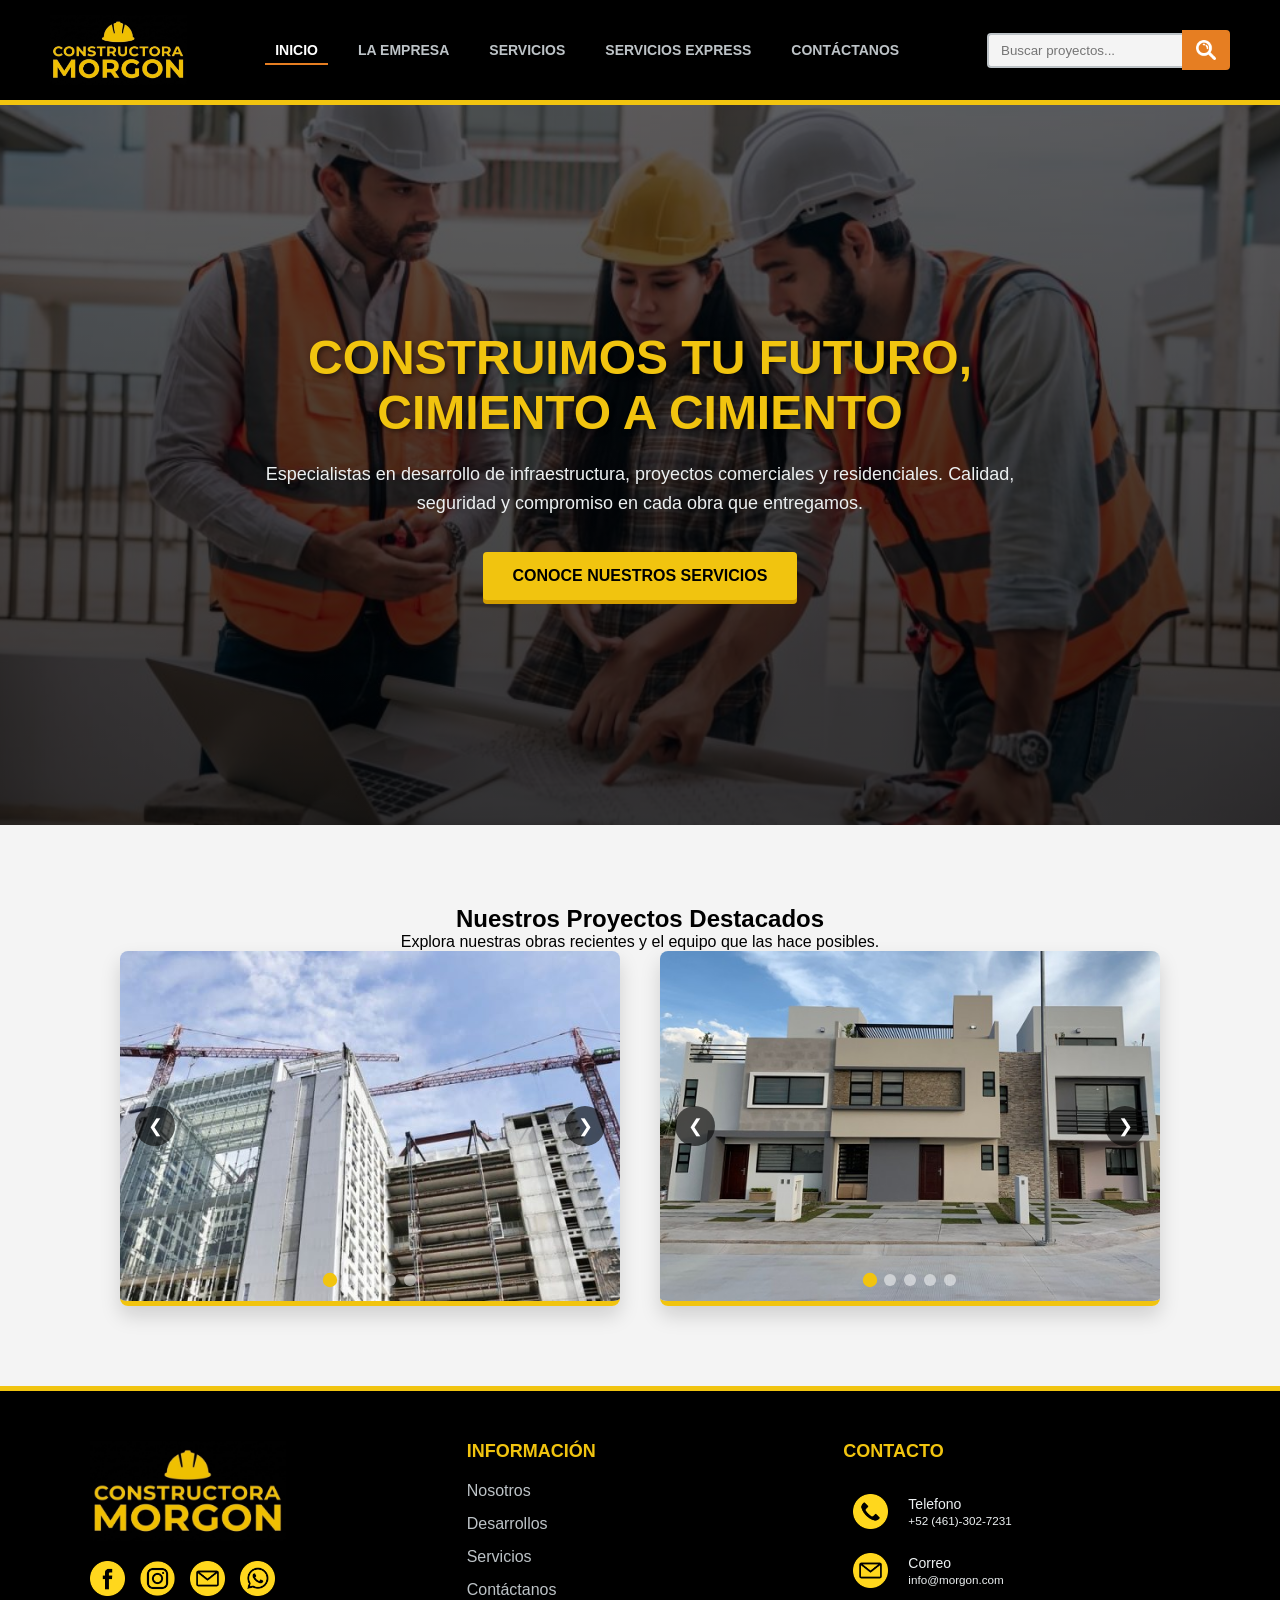
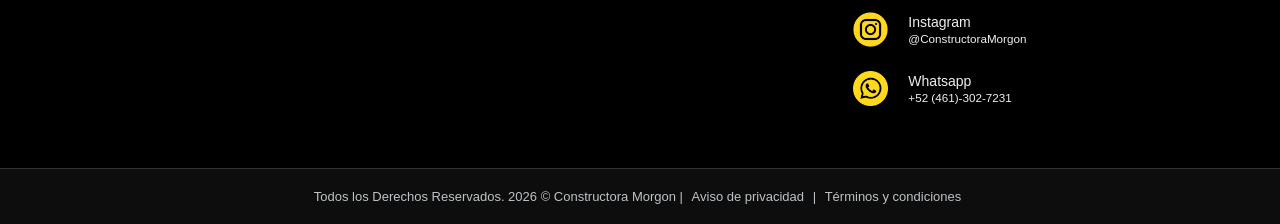
<file: index.html>
<!-- Declaración del tipo de documento para HTML5 -->
<!DOCTYPE html>
<html lang="es">
<head>
    <!-- Configuraciones básicas de codificación, responsividad y estilos -->
    <meta charset="UTF-8">
    <meta name="viewport" content="width=device-width, initial-scale=1.0">
    <title>Inicio | Constructora Morgon</title>
    <link rel="stylesheet" href="css/global.css">
    <link rel="stylesheet" href="css/index.css">
</head>
<body>

    <!-- ENCABEZADO: Contiene el logo, la navegación y la barra de búsqueda -->
    <header class="header">
        <!-- Logo de la empresa -->
        <div class="logo">
            <img src="img/principal/logo.jpg" alt="Constructora Morgon" class="logo-img">
        </div>
        
        <!-- Menú de navegación principal -->
        <nav class="navbar">
            <ul>
                <li><a href="index.html" class="active">Inicio</a></li>
                <li><a href="empresa.html">La Empresa</a></li>
                <li><a href="servicios.html">Servicios</a></li>
                <li><a href="serviciosExpress.html">Servicios Express</a></li>
                <li><a href="contacto.html">Contáctanos</a></li>
            </ul>
        </nav>

        <!-- Barra y botón de búsqueda -->
        <div class="search-container">
            <input type="search" placeholder="Buscar proyectos..." class="search-bar">
            <button class="search-btn">
                <img src="iconos/lupa.png" alt="Buscar" class="search-icon-img">
            </button>
        </div>
    </header>

    <!-- CONTENIDO PRINCIPAL: La información que destaca en la página de inicio -->
    <main class="main-index">
        
        <!-- Sección Hero: Banner a pantalla completa con el mensaje principal y botón de acción -->
        <section class="hero-full">
            <div class="hero-content">
                <h2>Construimos tu futuro, cimiento a cimiento</h2>
                <p>Especialistas en desarrollo de infraestructura, proyectos comerciales y residenciales. Calidad, seguridad y compromiso en cada obra que entregamos.</p>
                <a href="servicios.html" class="cta-button">Conoce nuestros servicios</a>
            </div>
        </section>

        <!-- Sección de Proyectos: Muestra los carruseles con imágenes destacadas -->
        <section class="carousels-section">
            <div class="page-container">
                <div class="section-title text-center">
                    
                    <h2>Nuestros Proyectos Destacados</h2>
                    <p>Explora nuestras obras recientes y el equipo que las hace posibles.</p>
                </div>

                <div class="carousels-wrapper">
                    
                    <!-- Primer carrusel de imágenes -->
                    <div class="carousel-container">
                        <div class="carousel-track" id="track1">
                            <img src="img/banner1/banner1.1.jpg" class="carousel-slide active" alt="banner1">
                            <img src="img/banner1/banner1.2.jpg" class="carousel-slide" alt="banner1">
                            <img src="img/banner1/banner1.3.jpg" class="carousel-slide" alt="banner1">
                            <img src="img/banner1/banner1.4.jpg" class="carousel-slide" alt="banner1">
                            <img src="img/banner1/banner1.5.jpg" class="carousel-slide" alt="banner1">
                        </div>
                        <!-- Botones de control (Anterior/Siguiente) -->
                        <button class="carousel-btn prev" onclick="moveSlide('track1', 'dots1', -1)">&#10094;</button>
                        <button class="carousel-btn next" onclick="moveSlide('track1', 'dots1', 1)">&#10095;</button>
                        <!-- Indicadores (Puntitos para saltar a una imagen específica) -->
                        <div class="carousel-indicators" id="dots1">
                            <span class="dot active" onclick="jumpToSlide('track1', 'dots1', 0)"></span>
                            <span class="dot" onclick="jumpToSlide('track1', 'dots1', 1)"></span>
                            <span class="dot" onclick="jumpToSlide('track1', 'dots1', 2)"></span>
                            <span class="dot" onclick="jumpToSlide('track1', 'dots1', 3)"></span>
                            <span class="dot" onclick="jumpToSlide('track1', 'dots1', 4)"></span>
                        </div>
                    </div>

                    <!-- Segundo carrusel de imágenes -->
                    <div class="carousel-container">
                        <div class="carousel-track" id="track2">
                            <img src="img/banner2/banner2.1.jpg" class="carousel-slide active" alt="banner2">
                            <img src="img/banner2/banner2.2.jpg" class="carousel-slide" alt="banner2">
                            <img src="img/banner2/banner2.3.jpg" class="carousel-slide" alt="banner2">
                            <img src="img/banner2/banner2.4.jpg" class="carousel-slide" alt="banner2">
                            <img src="img/banner2/banner2.5.jpg" class="carousel-slide" alt="banner2">
                        </div>
                        <!-- Botones de control (Anterior/Siguiente) -->
                        <button class="carousel-btn prev" onclick="moveSlide('track2', 'dots2', -1)">&#10094;</button>
                        <button class="carousel-btn next" onclick="moveSlide('track2', 'dots2', 1)">&#10095;</button>
                        <!-- Indicadores (Puntitos para saltar a una imagen específica) -->
                        <div class="carousel-indicators" id="dots2">
                            <span class="dot active" onclick="jumpToSlide('track2', 'dots2', 0)"></span>
                            <span class="dot" onclick="jumpToSlide('track2', 'dots2', 1)"></span>
                            <span class="dot" onclick="jumpToSlide('track2', 'dots2', 2)"></span>
                            <span class="dot" onclick="jumpToSlide('track2', 'dots2', 3)"></span>
                            <span class="dot" onclick="jumpToSlide('track2', 'dots2', 4)"></span>
                        </div>
                    </div>

                </div>
            </div>
        </section>

    </main> 

    <!-- PIE DE PÁGINA: Enlaces, redes sociales e información de contacto -->
    <footer class="footer">
        <div class="footer-container">
            
            <!-- Columna 1: Logo corporativo y redes sociales -->
            <div class="footer-col logo-col">
                <img src="img/principal/logo.jpg" alt="Constructora Morgon" class="footer-logo-img">
                <div class="social-links">
                    <a href="#" class="social-icon"><img src="iconos/facebook.png" alt="facebook"></a>
                    <a href="#" class="social-icon"><img src="iconos/instagram.png" alt="instagram"></a>
                    <a href="#" class="social-icon"><img src="iconos/email.png" alt="email"></a>
                    <a href="#" class="social-icon"><img src="iconos/whatsapp.png" alt="whatsapp"></a>
                </div>
            </div>

            <!-- Columna 2: Enlaces rápidos de navegación -->
            <div class="footer-col links-col">
                <h3>Información</h3>
                <ul>
                    <li><a href="empresa.html">Nosotros</a></li>
                    <li><a href="servicios.html">Desarrollos</a></li>
                    <li><a href="servicios.html">Servicios</a></li>
                    <li><a href="contacto.html">Contáctanos</a></li>
                </ul>
            </div>

            <!-- Columna 3: Tabla con detalles de contacto directo -->
            <div class="footer-col contact-col">
                <h3>Contacto</h3>
                <table class="contact-table">
                    <tr>
                        <td class="icon-cell"><img src="iconos/telefono.png" alt="Tel" class="contact-icon-img"></td>
                        <td>Telefono <br><small>+52 (461)-302-7231</small></td>
                    </tr>
                    <tr>
                        <td class="icon-cell"><img src="iconos/email.png" alt="Email" class="contact-icon-img"></td>
                        <td>Correo <br><small>info@morgon.com</small></td>
                    </tr>
                    <tr>
                        <td class="icon-cell"><img src="iconos/instagram.png" alt="Instagram" class="contact-icon-img"></td>
                        <td>Instagram <br><small>@ConstructoraMorgon</small></td>
                    </tr>
                    <tr>
                        <td class="icon-cell"><img src="iconos/whatsapp.png" alt="Tel" class="contact-icon-img"></td>
                        <td>Whatsapp <br><small>+52 (461)-302-7231</small></td>
                    </tr>
                </table>
            </div>
            
        </div>

        <!-- Barra final del pie de página con derechos reservados y legales -->
        <div class="footer-bottom">
            <p>Todos los Derechos Reservados. 2026 &copy; Constructora Morgon | <a href="#">Aviso de privacidad</a> | <a href="#">Términos y condiciones</a></p>
        </div>
    </footer>

    <!-- Enlace al archivo de JavaScript para darle funcionalidad a los carruseles -->
    <script src="funciones/index.js"></script>
    <script src="funciones/global.js"></script>
</body>
</html>
</file>
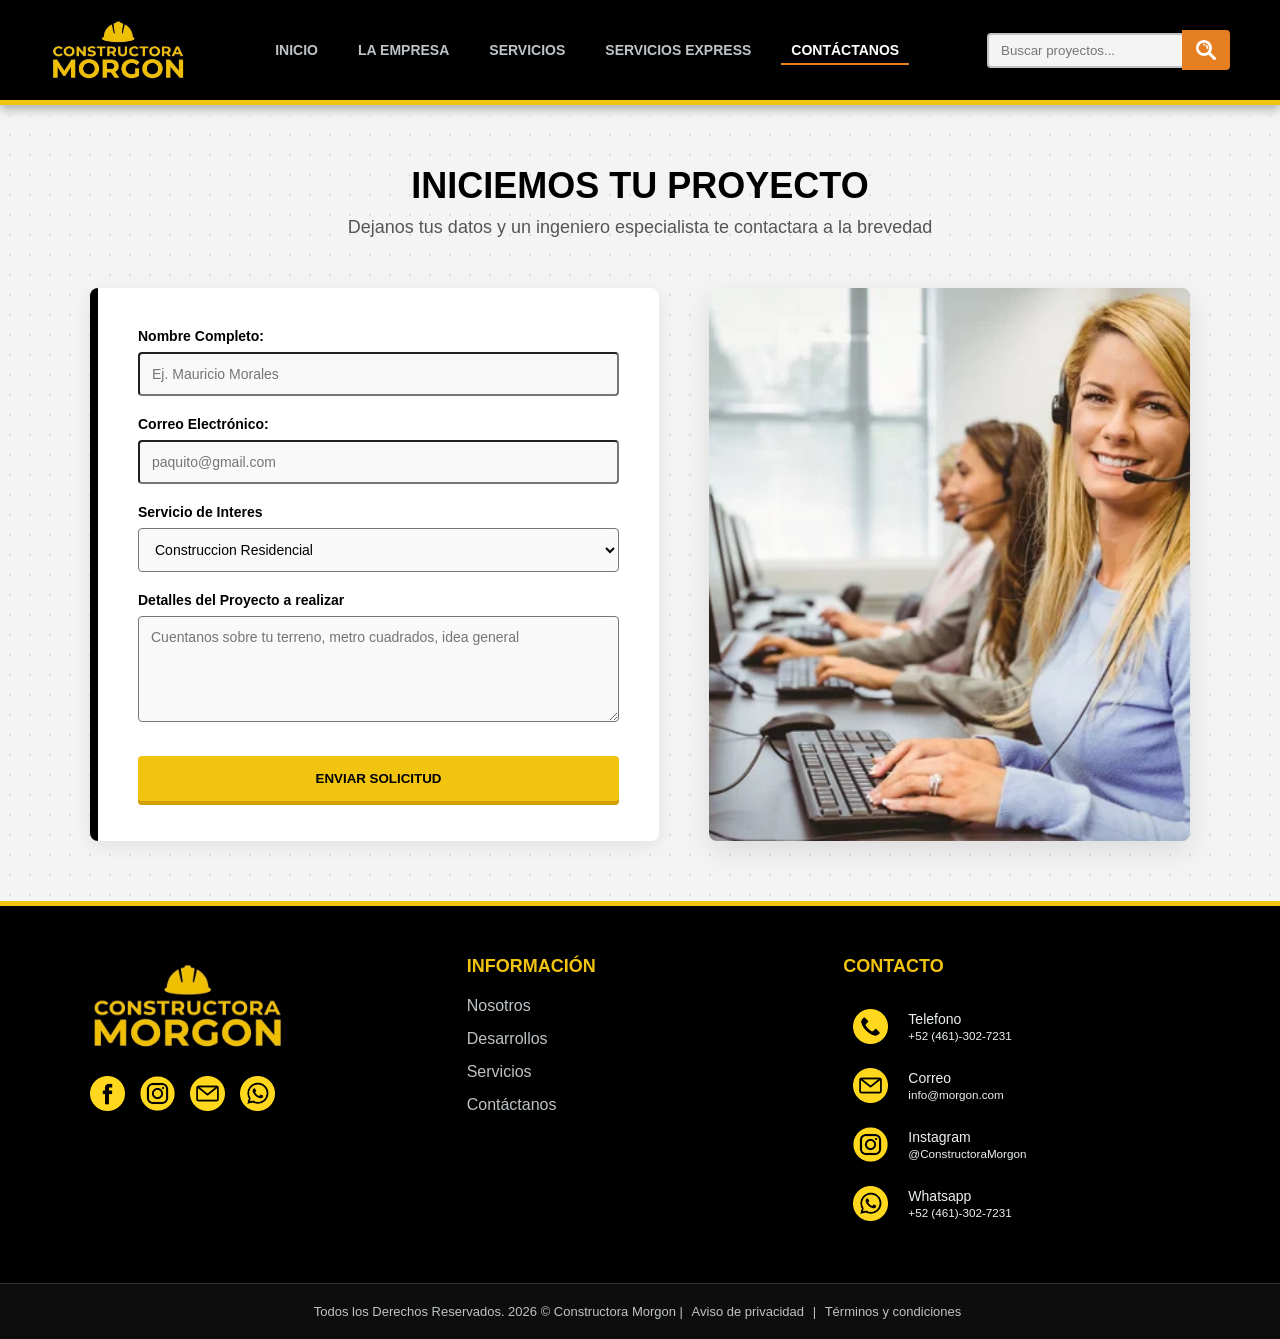
<file: contacto.html>
<!-- Declaración del tipo de documento para HTML5 -->
<!DOCTYPE html>
<html lang="es">
<head>
    <!-- Configuraciones básicas de codificación, responsividad y estilos -->
    <meta charset="UTF-8">
    <meta name="viewport" content="width=device-width, initial-scale=1.0">
    <title>Inicio | Constructora Morgon</title>
    <link rel="stylesheet" href="css/global.css">
    <link rel="stylesheet" href="css/contacto.css">
</head>
<body>

    <!-- ENCABEZADO: Contiene el logo, la navegación y la barra de búsqueda -->
    <header class="header">
        <!-- Logo de la empresa -->
        <div class="logo">
            <img src="img/principal/logo.jpg" alt="Constructora Morgon" class="logo-img">
        </div>
        
        <!-- Menú de navegación principal -->
        <nav class="navbar">
            <ul>
                <li><a href="index.html" >Inicio</a></li>
                <li><a href="empresa.html">La Empresa</a></li>
                <li><a href="servicios.html">Servicios</a></li>
                <li><a href="serviciosExpress.html">Servicios Express</a></li>
                <li><a href="contacto.html" class="active">Contáctanos</a></li>
            </ul>
        </nav>

        <!-- Barra y botón de búsqueda -->
        <div class="search-container">
            <input type="search" placeholder="Buscar proyectos..." class="search-bar">
            <button class="search-btn">
                <img src="iconos/lupa.png" alt="Buscar" class="search-icon-img">
            </button>
        </div>
    </header>

    <!-- CONTENIDO PRINCIPAL: La información que destaca en la página de inicio -->
    <main class="main-content">
        <div class="page-container">
            <div class="section-title">
                <h2>Iniciemos tu Proyecto</h2>
                <p>Dejanos tus datos y un ingeniero especialista te contactara a la brevedad</p>
            </div>

            <div class="contact-split">
                <div class="form-container">
                    <form  id="contactForm" action="#" method="POST">
                        <div class="form-group">
                            <label for="nombre">Nombre Completo:</label>
                            <input type="text" id="nombre" name="nombre" placeholder="Ej. Mauricio Morales" required>
                        </div>
                        <div class="form-group">
                            <label for="correo">Correo Electrónico:</label>
                            <input type="email" id="correo" name="correo" placeholder="paquito@gmail.com" required>
                        </div>
                        <div class="form-group">
                            <label for="servicio">Servicio de Interes</label>
                            <select name="servicio" id="servicio" required>
                                <option value="residencial">Construccion Residencial</option>
                                <option value="industrial">Nave Industrial</option>
                                <option value="presupuesto">Presupuesto Inicial</option>
                                <option value="pisos">Pegado de Pisos para salones</option>
                                <option value="tinaco">Montura de tinaco e instalaciones</option>
                            </select>
                        </div>
                        <div class="form-group">
                            <label for="mensaje">Detalles del Proyecto a realizar</label>
                            <textarea 
                                name="mensaje" 
                                id="mensaje" 
                                rows="5"
                                placeholder="Cuentanos sobre tu terreno, metro cuadrados, idea general"
                                required
                                ></textarea>
                        </div>
                        <button class="cta-button" type="submit">Enviar Solicitud</button>
                    </form>
                </div>
                <div class="contact-image-wrapper">
                    <img src="img/contacto/contactanos.jpg" alt="Contacto Contructura" class="contact-hero-img">
                </div>

            </div>
        </div>        
       

    </main> 

    <!-- PIE DE PÁGINA: Enlaces, redes sociales e información de contacto -->
    <footer class="footer">
        <div class="footer-container">
            
            <!-- Columna 1: Logo corporativo y redes sociales -->
            <div class="footer-col logo-col">
                <img src="img/principal/logo.jpg" alt="Constructora Morgon" class="footer-logo-img">
                <div class="social-links">
                    <a href="#" class="social-icon"><img src="iconos/facebook.png" alt="facebook"></a>
                    <a href="#" class="social-icon"><img src="iconos/instagram.png" alt="instagram"></a>
                    <a href="#" class="social-icon"><img src="iconos/email.png" alt="email"></a>
                    <a href="#" class="social-icon"><img src="iconos/whatsapp.png" alt="whatsapp"></a>
                </div>
            </div>

            <!-- Columna 2: Enlaces rápidos de navegación -->
            <div class="footer-col links-col">
                <h3>Información</h3>
                <ul>
                    <li><a href="empresa.html">Nosotros</a></li>
                    <li><a href="servicios.html">Desarrollos</a></li>
                    <li><a href="servicios.html">Servicios</a></li>
                    <li><a href="contacto.html">Contáctanos</a></li>
                </ul>
            </div>

            <!-- Columna 3: Tabla con detalles de contacto directo -->
            <div class="footer-col contact-col">
                <h3>Contacto</h3>
                <table class="contact-table">
                    <tr>
                        <td class="icon-cell"><img src="iconos/telefono.png" alt="Tel" class="contact-icon-img"></td>
                        <td>Telefono <br><small>+52 (461)-302-7231</small></td>
                    </tr>
                    <tr>
                        <td class="icon-cell"><img src="iconos/email.png" alt="Email" class="contact-icon-img"></td>
                        <td>Correo <br><small>info@morgon.com</small></td>
                    </tr>
                    <tr>
                        <td class="icon-cell"><img src="iconos/instagram.png" alt="Instagram" class="contact-icon-img"></td>
                        <td>Instagram <br><small>@ConstructoraMorgon</small></td>
                    </tr>
                    <tr>
                        <td class="icon-cell"><img src="iconos/whatsapp.png" alt="Tel" class="contact-icon-img"></td>
                        <td>Whatsapp <br><small>+52 (461)-302-7231</small></td>
                    </tr>
                </table>
            </div>
            
        </div>

        <!-- Barra final del pie de página con derechos reservados y legales -->
        <div class="footer-bottom">
            <p>Todos los Derechos Reservados. 2026 &copy; Constructora Morgon | <a href="#">Aviso de privacidad</a> | <a href="#">Términos y condiciones</a></p>
        </div>
    </footer>

    <!-- Enlace al archivo de JavaScript para darle funcionalidad a los carruseles -->
    <script src="funciones/contacto.js"></script>
    <script src="funciones/global.js"></script>
</body>
</html>
</file>
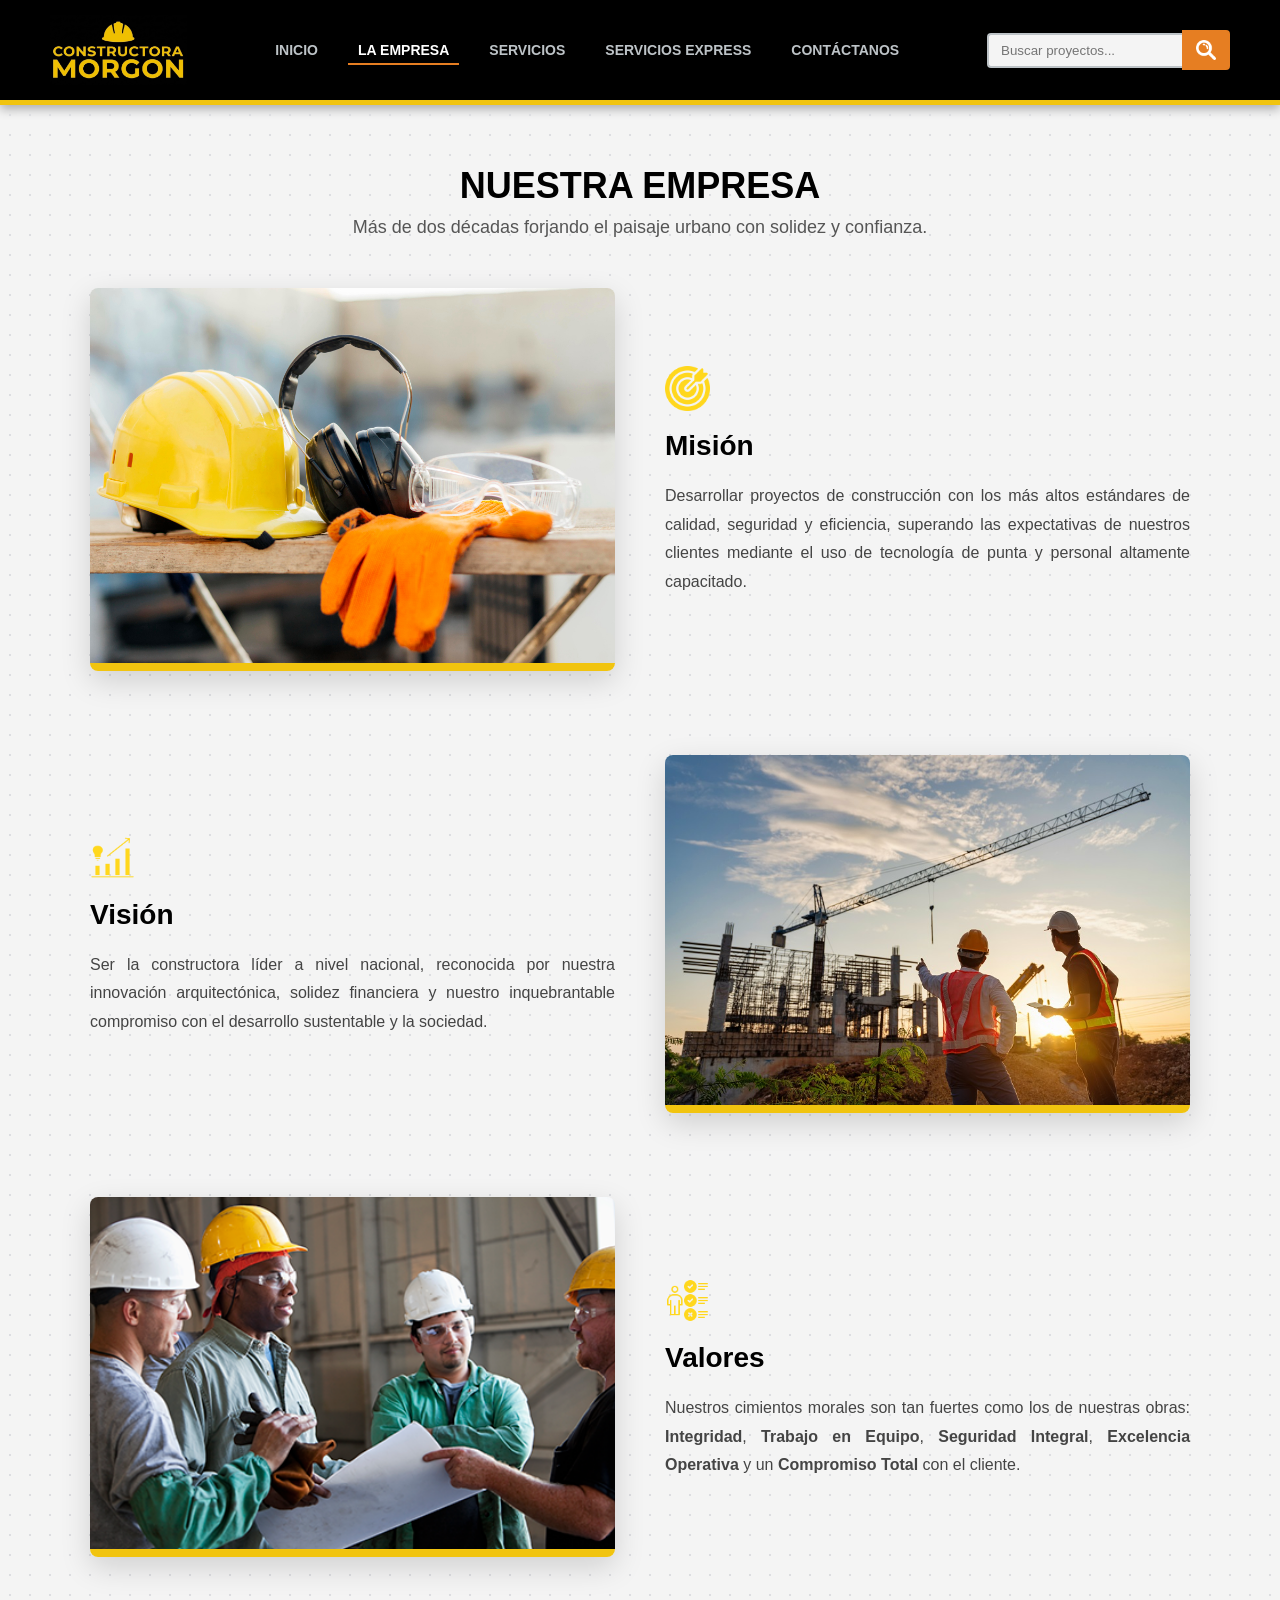
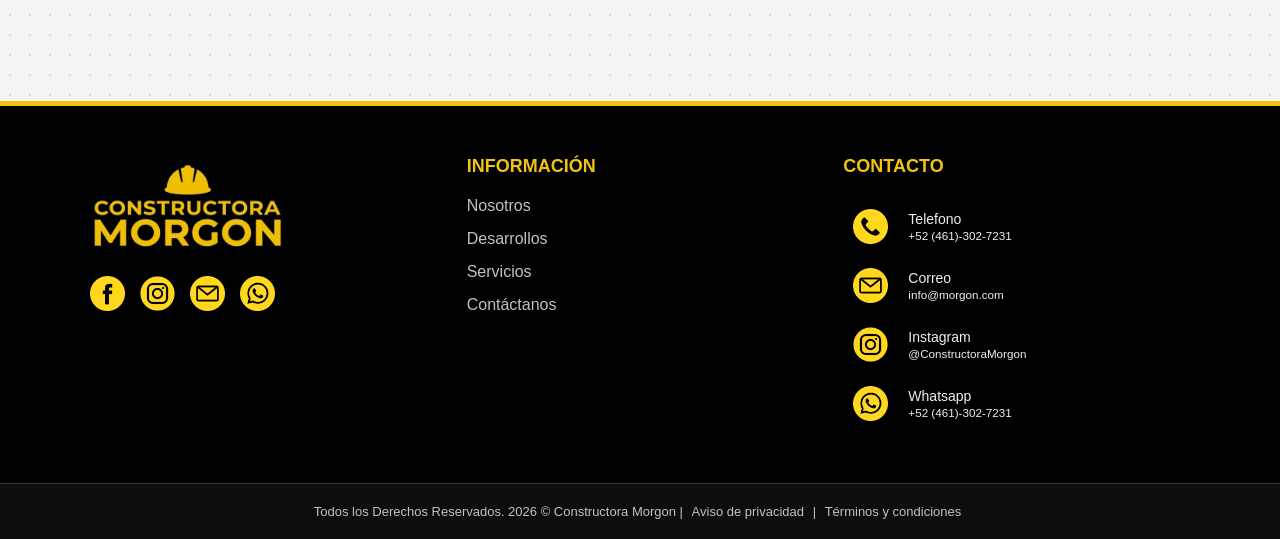
<file: empresa.html>
<!-- Declaración del tipo de documento para HTML5 -->
<!DOCTYPE html>
<html lang="es">
<head>
    <!-- Configuraciones básicas de codificación, responsividad y estilos -->
    <meta charset="UTF-8">
    <meta name="viewport" content="width=device-width, initial-scale=1.0">
    <title>Inicio | Constructora Morgon</title>
    <link rel="stylesheet" href="css/global.css">
    <link rel="stylesheet" href="css/empresa.css">
</head>
<body>

    <!-- ENCABEZADO: Contiene el logo, la navegación y la barra de búsqueda -->
    <header class="header">
        <!-- Logo de la empresa -->
        <div class="logo">
            <img src="img/principal/logo.jpg" alt="Constructora Morgon" class="logo-img">
        </div>
        
        <!-- Menú de navegación principal -->
        <nav class="navbar">
            <ul>
                <li><a href="index.html" >Inicio</a></li>
                <li><a href="empresa.html" class="active">La Empresa</a></li>
                <li><a href="servicios.html">Servicios</a></li>
                <li><a href="serviciosExpress.html">Servicios Express</a></li>
                <li><a href="contacto.html">Contáctanos</a></li>
            </ul>
        </nav>

        <!-- Barra y botón de búsqueda -->
        <div class="search-container">
            <input type="search" placeholder="Buscar proyectos..." class="search-bar">
            <button class="search-btn">
                <img src="iconos/lupa.png" alt="Buscar" class="search-icon-img">
            </button>
        </div>
    </header>

   
    <!-- CONTENIDO PRINCIPAL: Información sobre la empresa (Misión, Visión, Valores) -->
    <main class="main-content">
        <div class="page-container">
            <!-- Título principal de la sección -->
            <div class="section-title">
                <h2>Nuestra Empresa</h2>
                <p>Más de dos décadas forjando el paisaje urbano con solidez y confianza.</p>
            </div>
            
            <!-- Sección Misión: Diseño en zig-zag (imagen a la izquierda, texto a la derecha) -->
            <div class="zigzag-row">
                <div class="zigzag-image">
                    <img src="img/empresa/mision.jpg" alt="Misión Constructora Morgon">
                </div>
                <div class="zigzag-content">
                    <img src="iconos/mision.png" alt="Icono" class="section-icon">
                    <h3>Misión</h3>
                    <p>Desarrollar proyectos de construcción con los más altos estándares de calidad, seguridad y eficiencia, superando las expectativas de nuestros clientes mediante el uso de tecnología de punta y personal altamente capacitado.</p>
                </div>
            </div>

            <!-- Sección Visión: Diseño en zig-zag invertido (texto a la izquierda, imagen a la derecha) -->
            <div class="zigzag-row reverse">
                <div class="zigzag-image">
                    <img src="img/empresa/vision.jpg" alt="Visión Constructora Morgon">
                </div>
                <div class="zigzag-content">
                    <img src="iconos/vision.png" alt="Icono" class="section-icon">
                    <h3>Visión</h3>
                    <p>Ser la constructora líder a nivel nacional, reconocida por nuestra innovación arquitectónica, solidez financiera y nuestro inquebrantable compromiso con el desarrollo sustentable y la sociedad.</p>
                </div>
            </div>

            <!-- Sección Valores: Retoma el diseño original (imagen a la izquierda) -->
            <div class="zigzag-row">
                <div class="zigzag-image">
                    <img src="img/empresa/valores.png" alt="Valores Constructora Morgon">
                </div>
                <div class="zigzag-content">
                    <img src="iconos/valores.png" alt="Icono" class="section-icon">
                    <h3>Valores</h3>
                    <p>Nuestros cimientos morales son tan fuertes como los de nuestras obras: <strong>Integridad</strong>, <strong>Trabajo en Equipo</strong>, <strong>Seguridad Integral</strong>, <strong>Excelencia Operativa</strong> y un <strong>Compromiso Total</strong> con el cliente.</p>
                </div>
            </div>
        </div>
    </main>

    <!-- PIE DE PÁGINA: Enlaces, redes sociales e información de contacto -->
    <footer class="footer">
        <div class="footer-container">
            
            <!-- Columna 1: Logo corporativo y redes sociales -->
            <div class="footer-col logo-col">
                <img src="img/principal/logo.jpg" alt="Constructora Morgon" class="footer-logo-img">
                <div class="social-links">
                    <a href="#" class="social-icon"><img src="iconos/facebook.png" alt="facebook"></a>
                    <a href="#" class="social-icon"><img src="iconos/instagram.png" alt="instagram"></a>
                    <a href="#" class="social-icon"><img src="iconos/email.png" alt="email"></a>
                    <a href="#" class="social-icon"><img src="iconos/whatsapp.png" alt="whatsapp"></a>
                </div>
            </div>

            <!-- Columna 2: Enlaces rápidos de navegación -->
            <div class="footer-col links-col">
                <h3>Información</h3>
                <ul>
                    <li><a href="empresa.html">Nosotros</a></li>
                    <li><a href="servicios.html">Desarrollos</a></li>
                    <li><a href="servicios.html">Servicios</a></li>
                    <li><a href="contacto.html">Contáctanos</a></li>
                </ul>
            </div>

            <!-- Columna 3: Tabla con detalles de contacto directo -->
            <div class="footer-col contact-col">
                <h3>Contacto</h3>
                <table class="contact-table">
                    <tr>
                        <td class="icon-cell"><img src="iconos/telefono.png" alt="Tel" class="contact-icon-img"></td>
                        <td>Telefono <br><small>+52 (461)-302-7231</small></td>
                    </tr>
                    <tr>
                        <td class="icon-cell"><img src="iconos/email.png" alt="Email" class="contact-icon-img"></td>
                        <td>Correo <br><small>info@morgon.com</small></td>
                    </tr>
                    <tr>
                        <td class="icon-cell"><img src="iconos/instagram.png" alt="Instagram" class="contact-icon-img"></td>
                        <td>Instagram <br><small>@ConstructoraMorgon</small></td>
                    </tr>
                    <tr>
                        <td class="icon-cell"><img src="iconos/whatsapp.png" alt="Tel" class="contact-icon-img"></td>
                        <td>Whatsapp <br><small>+52 (461)-302-7231</small></td>
                    </tr>
                </table>
            </div>
            
        </div>

        <!-- Barra final del pie de página con derechos reservados y legales -->
        <div class="footer-bottom">
            <p>Todos los Derechos Reservados. 2026 &copy; Constructora Morgon | <a href="#">Aviso de privacidad</a> | <a href="#">Términos y condiciones</a></p>
        </div>
    </footer>

    <!-- Enlace al archivo de JavaScript para darle funcionalidad a los carruseles -->
    <script src="funciones/global.js"></script>
</body>
</html>
</file>
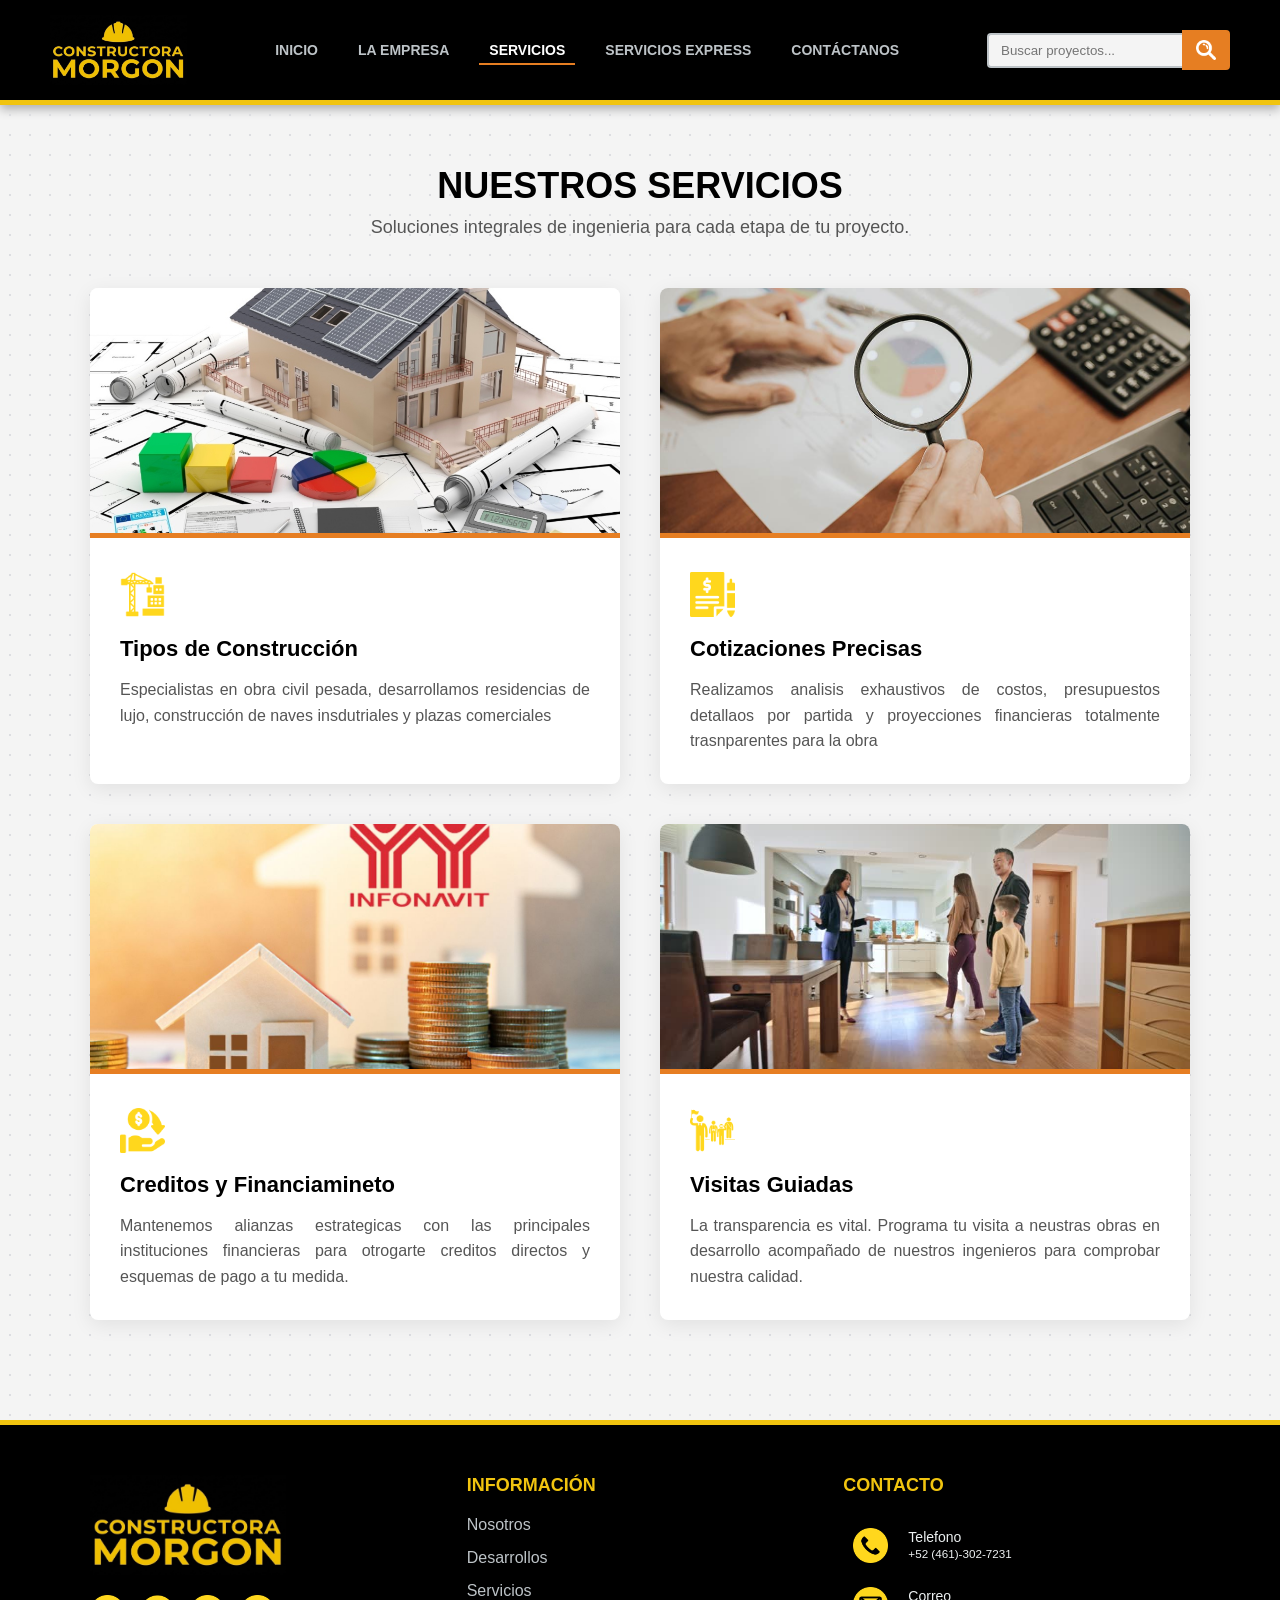
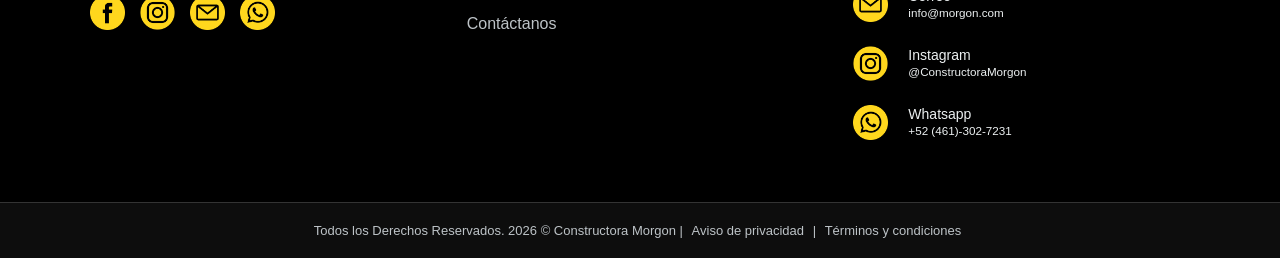
<file: servicios.html>
<!-- Declaración del tipo de documento para HTML5 -->
<!DOCTYPE html>
<html lang="es">
<head>
    <!-- Configuraciones básicas de codificación, responsividad y estilos -->
    <meta charset="UTF-8">
    <meta name="viewport" content="width=device-width, initial-scale=1.0">
    <title>Inicio | Constructora Morgon</title>
    <link rel="stylesheet" href="css/global.css">
    <link rel="stylesheet" href="css/servicios.css">
</head>
<body>

    <!-- ENCABEZADO: Contiene el logo, la navegación y la barra de búsqueda -->
    <header class="header">
        <!-- Logo de la empresa -->
        <div class="logo">
            <img src="img/principal/logo.jpg" alt="Constructora Morgon" class="logo-img">
        </div>
        
        <!-- Menú de navegación principal -->
        <nav class="navbar">
            <ul>
                <li><a href="index.html" >Inicio</a></li>
                <li><a href="empresa.html">La Empresa</a></li>
                <li><a href="servicios.html" class="active">Servicios</a></li>
                <li><a href="serviciosExpress.html">Servicios Express</a></li>
                <li><a href="contacto.html">Contáctanos</a></li>
            </ul>
        </nav>

        <!-- Barra y botón de búsqueda -->
        <div class="search-container">
            <input type="search" placeholder="Buscar proyectos..." class="search-bar">
            <button class="search-btn">
                <img src="iconos/lupa.png" alt="Buscar" class="search-icon-img">
            </button>
        </div>
    </header>

    <!-- CONTENIDO PRINCIPAL: La información que destaca en la página de inicio -->
    <main class="main-content">
        
        <div class="page-container">

            <div class="section-title">
                <h2>Nuestros Servicios</h2>
                <p>Soluciones integrales de ingenieria para cada etapa de tu proyecto.</p>
            </div>

            <div class="services-grid-large">
                <div class="service-card-large">
                    <img src="img/servicios/tipo-construccion.jpg" alt="Obre civil" class="service-img">
                    <div class="service-body">
                        <img src="iconos/construccion.png" alt="Icono" class="section-icon">
                        <h3>Tipos de Construcción</h3>
                        <p>Especialistas en obra civil pesada, desarrollamos residencias de lujo, 
                            construcción de naves insdutriales y plazas comerciales</p>
                    </div>
                </div>

                <div class="service-card-large">
                    <img src="img/servicios/cotizacion.jpg" alt="cotizaciones" class="service-img">
                    <div class="service-body">
                        <img src="iconos/cotizacion.png" alt="Icono" class="section-icon">
                        <h3>Cotizaciones Precisas</h3>
                        <p>Realizamos analisis exhaustivos de costos, presupuestos detallaos por partida
                            y proyecciones financieras totalmente trasnparentes para la obra
                        </p>
                    </div>
                </div>

                <div class="service-card-large">
                    <img src="img/servicios/creditos.jpg" alt="creditos" class="service-img">
                    <div class="service-body">
                        <img src="iconos/credito.png" alt="Icono" class="section-icon">
                        <h3>Creditos y Financiamineto</h3>
                        <p>Mantenemos alianzas estrategicas con las principales instituciones financieras 
                            para otrogarte creditos directos y esquemas de pago a tu medida.
                        </p>
                    </div>
                </div>

                <div class="service-card-large">
                    <img src="img/servicios/visita.jpg" alt="Visitas Guiadas" class="service-img">
                    <div class="service-body">
                        <img src="iconos/visitas.png" alt="Icono" class="section-icon">
                        <h3>Visitas Guiadas</h3>
                        <p>
                            La transparencia es vital. Programa tu visita a neustras obras en desarrollo 
                            acompañado de nuestros ingenieros para comprobar nuestra calidad.
                        </p>
                    </div>
                </div>
                
            </div>

        </div>

    </main> 

    <!-- PIE DE PÁGINA: Enlaces, redes sociales e información de contacto -->
    <footer class="footer">
        <div class="footer-container">
            
            <!-- Columna 1: Logo corporativo y redes sociales -->
            <div class="footer-col logo-col">
                <img src="img/principal/logo.jpg" alt="Constructora Morgon" class="footer-logo-img">
                <div class="social-links">
                    <a href="#" class="social-icon"><img src="iconos/facebook.png" alt="facebook"></a>
                    <a href="#" class="social-icon"><img src="iconos/instagram.png" alt="instagram"></a>
                    <a href="#" class="social-icon"><img src="iconos/email.png" alt="email"></a>
                    <a href="#" class="social-icon"><img src="iconos/whatsapp.png" alt="whatsapp"></a>
                </div>
            </div>

            <!-- Columna 2: Enlaces rápidos de navegación -->
            <div class="footer-col links-col">
                <h3>Información</h3>
                <ul>
                    <li><a href="empresa.html">Nosotros</a></li>
                    <li><a href="servicios.html">Desarrollos</a></li>
                    <li><a href="servicios.html">Servicios</a></li>
                    <li><a href="contacto.html">Contáctanos</a></li>
                </ul>
            </div>

            <!-- Columna 3: Tabla con detalles de contacto directo -->
            <div class="footer-col contact-col">
                <h3>Contacto</h3>
                <table class="contact-table">
                    <tr>
                        <td class="icon-cell"><img src="iconos/telefono.png" alt="Tel" class="contact-icon-img"></td>
                        <td>Telefono <br><small>+52 (461)-302-7231</small></td>
                    </tr>
                    <tr>
                        <td class="icon-cell"><img src="iconos/email.png" alt="Email" class="contact-icon-img"></td>
                        <td>Correo <br><small>info@morgon.com</small></td>
                    </tr>
                    <tr>
                        <td class="icon-cell"><img src="iconos/instagram.png" alt="Instagram" class="contact-icon-img"></td>
                        <td>Instagram <br><small>@ConstructoraMorgon</small></td>
                    </tr>
                    <tr>
                        <td class="icon-cell"><img src="iconos/whatsapp.png" alt="Tel" class="contact-icon-img"></td>
                        <td>Whatsapp <br><small>+52 (461)-302-7231</small></td>
                    </tr>
                </table>
            </div>
            
        </div>

        <!-- Barra final del pie de página con derechos reservados y legales -->
        <div class="footer-bottom">
            <p>Todos los Derechos Reservados. 2026 &copy; Constructora Morgon | <a href="#">Aviso de privacidad</a> | <a href="#">Términos y condiciones</a></p>
        </div>
    </footer>

    <!-- Enlace al archivo de JavaScript para darle funcionalidad a los carruseles -->
    <script src="funciones/global.js"></script>
</body>
</html>
</file>
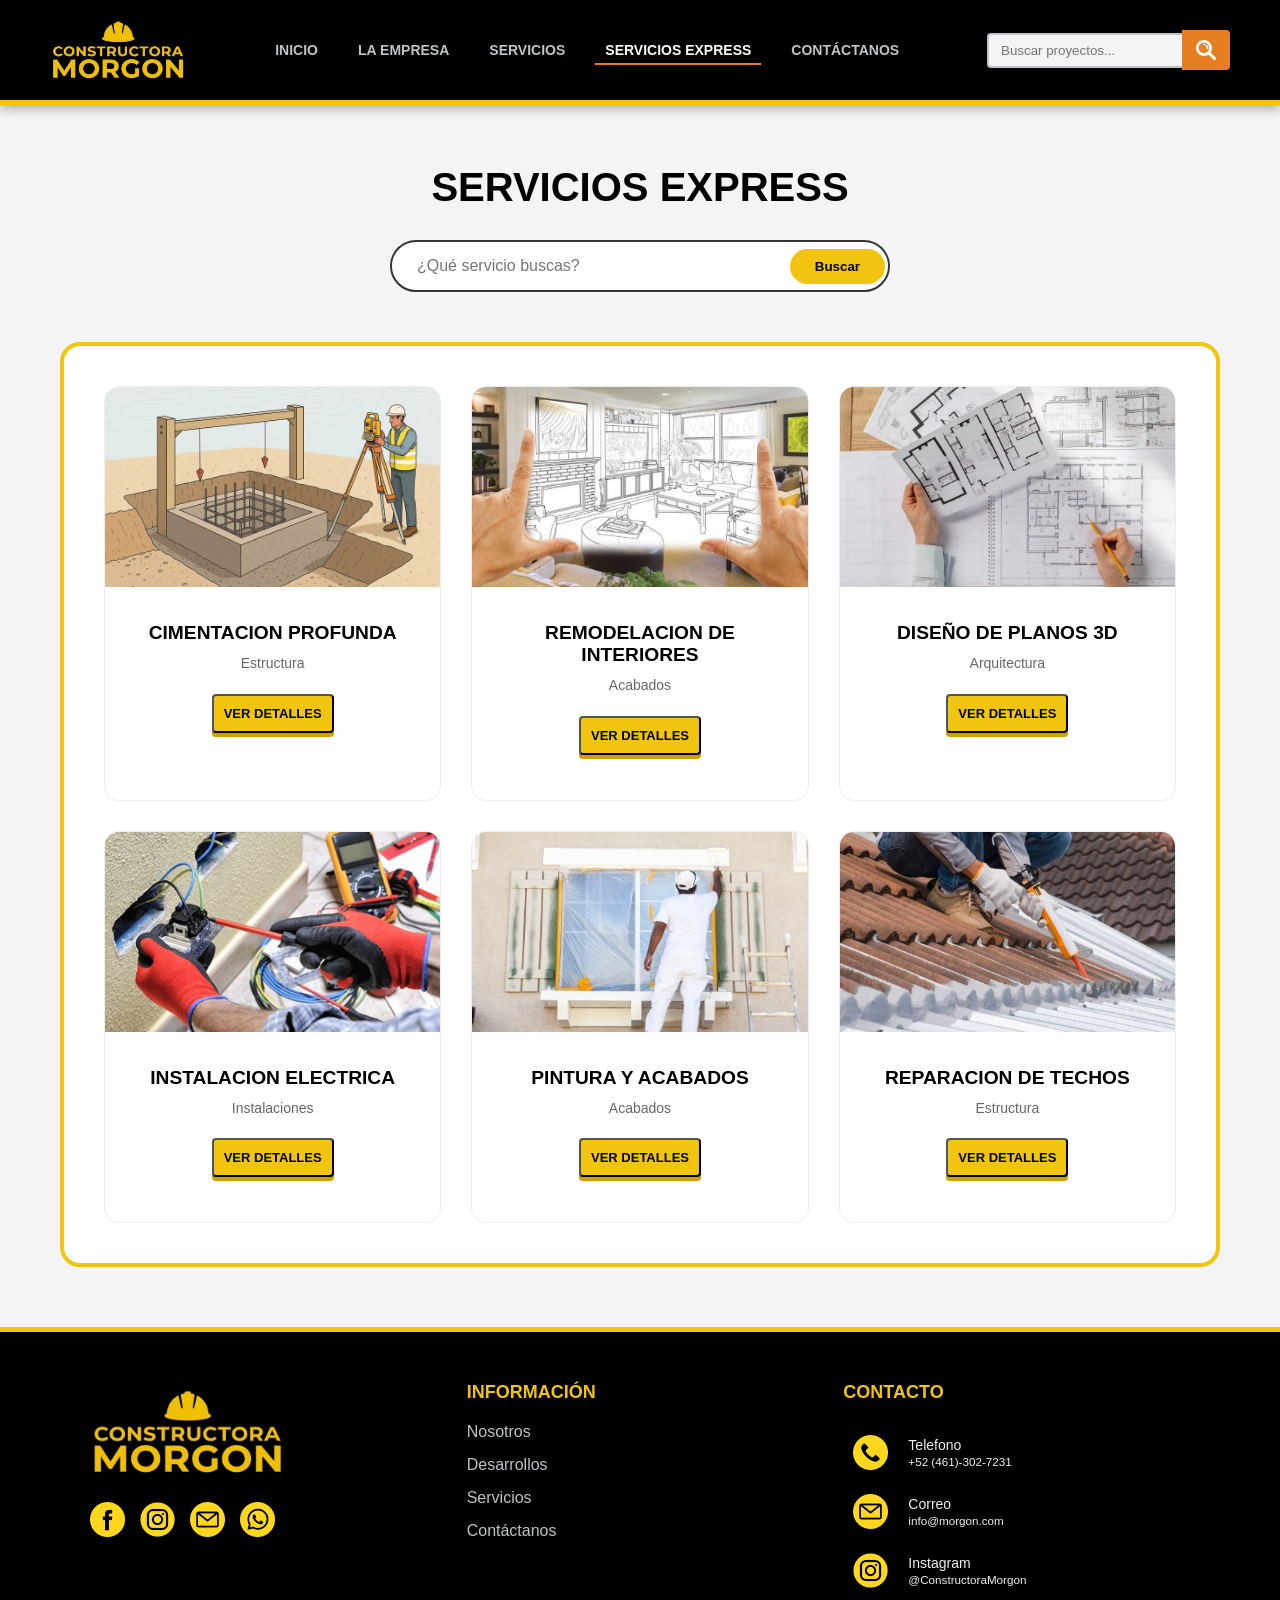
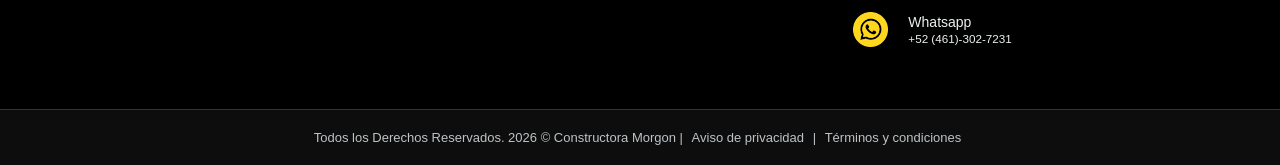
<file: serviciosExpress.html>
<!-- Declaración del tipo de documento para HTML5 -->
<!DOCTYPE html>
<html lang="es">
<head>
    <!-- Configuraciones básicas de codificación, responsividad y estilos -->
    <meta charset="UTF-8">
    <meta name="viewport" content="width=device-width, initial-scale=1.0">
    <title>Inicio | Constructora Morgon</title>
    <link rel="stylesheet" href="css/global.css">
    <link rel="stylesheet" href="css/serviciosExpress.css">
</head>
<body>

    <!-- ENCABEZADO: Contiene el logo, la navegación y la barra de búsqueda -->
    <header class="header">
        <!-- Logo de la empresa -->
        <div class="logo">
            <img src="img/principal/logo.jpg" alt="Constructora Morgon" class="logo-img">
        </div>
        
        <!-- Menú de navegación principal -->
        <nav class="navbar">
            <ul>
                <li><a href="index.html" >Inicio</a></li>
                <li><a href="empresa.html">La Empresa</a></li>
                <li><a href="servicios.html">Servicios</a></li>
                <li><a href="serviciosExpress.html" class="active">Servicios Express</a></li>
                <li><a href="contacto.html">Contáctanos</a></li>
            </ul>
        </nav>

        <!-- Barra y botón de búsqueda -->
        <div class="search-container">
            <input type="search" placeholder="Buscar proyectos..." class="search-bar">
            <button class="search-btn">
                <img src="iconos/lupa.png" alt="Buscar" class="search-icon-img">
            </button>
        </div>
    </header>

    <!-- CONTENIDO PRINCIPAL: La información que destaca en la página de inicio -->
    <main class="main-express">
        <section class="search-wrap">
            <h1>Servicios Express</h1>
                <div class="search-box"> <input type="text" id="inputBusqueda" placeholder="¿Qué servicio buscas?" class="input-curvo">
            <button id="btnFiltrar" class="btn-curvo">Buscar</button>
        </div>
</section>

        <div id="contenedor-grid" class="services-grid-large">
        </div>
    </main>

    <!-- PIE DE PÁGINA: Enlaces, redes sociales e información de contacto -->
    <footer class="footer">
        <div class="footer-container">
            
            <!-- Columna 1: Logo corporativo y redes sociales -->
            <div class="footer-col logo-col">
                <img src="img/principal/logo.jpg" alt="Constructora Morgon" class="footer-logo-img">
                <div class="social-links">
                    <a href="#" class="social-icon"><img src="iconos/facebook.png" alt="facebook"></a>
                    <a href="#" class="social-icon"><img src="iconos/instagram.png" alt="instagram"></a>
                    <a href="#" class="social-icon"><img src="iconos/email.png" alt="email"></a>
                    <a href="#" class="social-icon"><img src="iconos/whatsapp.png" alt="whatsapp"></a>
                </div>
            </div>

            <!-- Columna 2: Enlaces rápidos de navegación -->
            <div class="footer-col links-col">
                <h3>Información</h3>
                <ul>
                    <li><a href="empresa.html">Nosotros</a></li>
                    <li><a href="servicios.html">Desarrollos</a></li>
                    <li><a href="servicios.html">Servicios</a></li>
                    <li><a href="contacto.html">Contáctanos</a></li>
                </ul>
            </div>

            <!-- Columna 3: Tabla con detalles de contacto directo -->
            <div class="footer-col contact-col">
                <h3>Contacto</h3>
                <table class="contact-table">
                    <tr>
                        <td class="icon-cell"><img src="iconos/telefono.png" alt="Tel" class="contact-icon-img"></td>
                        <td>Telefono <br><small>+52 (461)-302-7231</small></td>
                    </tr>
                    <tr>
                        <td class="icon-cell"><img src="iconos/email.png" alt="Email" class="contact-icon-img"></td>
                        <td>Correo <br><small>info@morgon.com</small></td>
                    </tr>
                    <tr>
                        <td class="icon-cell"><img src="iconos/instagram.png" alt="Instagram" class="contact-icon-img"></td>
                        <td>Instagram <br><small>@ConstructoraMorgon</small></td>
                    </tr>
                    <tr>
                        <td class="icon-cell"><img src="iconos/whatsapp.png" alt="Tel" class="contact-icon-img"></td>
                        <td>Whatsapp <br><small>+52 (461)-302-7231</small></td>
                    </tr>
                </table>
            </div>
            
        </div>

        <!-- Barra final del pie de página con derechos reservados y legales -->
        <div class="footer-bottom">
            <p>Todos los Derechos Reservados. 2026 &copy; Constructora Morgon | <a href="#">Aviso de privacidad</a> | <a href="#">Términos y condiciones</a></p>
        </div>
    </footer>

    <div id="modalServicio" class="modal">
    <div class="modal-content">
        <span class="close-btn">&times;</span>
        <div id="modal-body-content">
            </div>
    </div>
</div>

    <!-- Scripts: Global para todo el sitio y específico para esta página -->
    <script src="funciones/global.js"></script>
    <script src="funciones/serviciosExpress.js"></script>
</body>
</html>
</file>
<file: css/global.css>
/* =========================================
   ESTILOS GLOBALES Y RESET
   ========================================= */
* {
    margin: 0;
    padding: 0;
    box-sizing: border-box;
    font-family: 'Verdana', 'Geneva', sans-serif;
}

body {
    background-color: #f4f4f4;
    color: #000000;
    display: flex;
    flex-direction: column;
    min-height: 100vh;
}

/* Botón de Llamada a la Acción (Global) */
.cta-button {
    display: inline-block;
    padding: 15px 30px;
    background-color: #f1c40f;
    color: #000000;
    text-decoration: none;
    font-weight: bold;
    border-radius: 4px;
    text-transform: uppercase;
    transition: background-color 0.3s, transform 0.2s;
    box-shadow: 0 4px 0 #d39e00;
}

.cta-button:hover {
    background-color: #f39c12;
    transform: translateY(-2px);
}


/* =========================================
   2. ENCABEZADO Y NAVEGACIÓN (HEADER)
   ========================================= */
.header {
    background-color: #000000;
    color: white;
    display: flex;
    justify-content: space-between;
    align-items: center;
    padding: 15px 50px;
    border-bottom: 5px solid #f1c40f;
    box-shadow: 0 4px 10px rgba(0,0,0,0.3);
}

.logo {
    display: flex;
    align-items: center;
}

.logo-img {
    height: 70px;
    width: auto;
}

.navbar ul {
    list-style: none;
    display: flex;
    gap: 20px;
}

.navbar a {
    color: #bdc3c7;
    text-decoration: none;
    font-weight: bold;
    text-transform: uppercase;
    font-size: 14px;
    padding: 5px 10px;
    transition: color 0.3s ease, border-bottom 0.3s ease;
}

.navbar a:hover {
    color: #e67e22;
}

.navbar a.active {
    color: white;
    border-bottom: 2px solid #e67e22;
}

/* --- Barra de Búsqueda --- */
.search-container {
    display: flex;
    align-items: center;
}

.search-bar {
    padding: 8px 12px;
    border: 2px solid #bdc3c7;
    border-radius: 4px 0 0 4px;
    background-color: #f4f4f4;
    outline: none;
    border-right: none; 
}

.search-bar:focus {
    border-color: #f1c40f;
}

.search-btn {
    padding: 8px 12px;
    border: 2px solid #e67e22;
    background-color: #e67e22;
    cursor: pointer;
    border-radius: 0 4px 4px 0;
    transition: background-color 0.3s, border-color 0.3s;
    display: flex;
    align-items: center;
    justify-content: center;
}

.search-btn:hover {
    background-color: #d35400;
    border-color: #d35400;
}

.search-icon-img {
    width: 20px;
    height: 20px;
    display: block;
    transition: filter 0.3s ease;
    filter: invert(100%);
}

.search-btn:hover .search-icon-img {
    filter: invert(78%) sepia(54%) saturate(638%) hue-rotate(358deg) brightness(100%) contrast(104%);
}


/* --- Contenido Principal Extra --- */
.main-content {
    flex: 1;
    display: flex;
    justify-content: center;
    align-items: center;
    text-align: center;
    padding: 60px 20px;
    background-image: radial-gradient(#dcdde1 1px, transparent 1px);
    background-size: 20px 20px;
}

.hero {
    background: white;
    padding: 50px;
    border-radius: 4px;
    border-left: 10px solid #000000;
    box-shadow: 0 10px 30px rgba(0,0,0,0.1);
    max-width: 700px;
}

.hero h2 {
    color: #000000;
    margin-bottom: 20px;
    font-size: 32px;
    text-transform: uppercase;
}

.hero p {
    color: #555;
    margin-bottom: 35px;
    line-height: 1.8;
    font-size: 16px;
}

/* =========================================
   5. PIE DE PÁGINA (FOOTER)
   ========================================= */
.footer {
    background-color: #000000;
    color: #bdc3c7;
    margin-top: auto;
    border-top: 5px solid #f1c40f;
}

.footer-container {
    display: flex;
    justify-content: space-between;
    flex-wrap: wrap;
    padding: 50px;
    max-width: 1200px;
    margin: 0 auto;
    gap: 30px;
}

.footer-col {
    flex: 1;
    min-width: 250px;
}

.footer-col h3 {
    color: #f1c40f;
    margin-bottom: 20px;
    font-size: 18px;
    text-transform: uppercase;
}

.footer-logo-img {
    height: 100px;
    width: auto;
    margin-bottom: 20px;
    display: block;
}

/* --- Iconos y Redes Sociales --- */
.social-links {
    display: flex;
    gap: 15px;
}

.social-icon img, .contact-icon-img {
    width: 35px;
    height: 35px;
    display: block;
    transition: filter 0.3s ease, transform 0.2s;
    filter: invert(78%) sepia(54%) saturate(638%) hue-rotate(358deg) brightness(100%) contrast(104%);
}

.social-icon:hover img {
    filter: invert(53%) sepia(82%) saturate(2185%) hue-rotate(351deg) brightness(93%) contrast(93%);
    transform: translateY(-3px);
}

/* --- Enlaces y Tabla de Contacto --- */
.links-col ul {
    list-style: none;
}

.links-col ul li {
    margin-bottom: 15px;
}

.links-col ul li a {
    color: #bdc3c7;
    text-decoration: none;
    transition: color 0.3s;
}

.links-col ul li a:hover {
    color: #e67e22;
}

.contact-table {
    width: 100%;
    border-collapse: collapse;
}

.contact-table td {
    padding: 12px 10px;
    border: none;
    color: #ecf0f1;
    font-size: 14px;
    vertical-align: middle;
}

.contact-table td.icon-cell {
    width: 40px;
    text-align: left;
}

.contact-table tr:hover .contact-icon-img {
    filter: invert(53%) sepia(82%) saturate(2185%) hue-rotate(351deg) brightness(93%) contrast(93%);
}

.footer-bottom {
    background-color: #0d0d0d;
    text-align: center;
    padding: 20px;
    font-size: 13px;
    border-top: 1px solid #333;
}

.footer-bottom a {
    color: #bdc3c7;
    text-decoration: none;
    margin: 0 5px;
}

.footer-bottom a:hover {
    color: #f1c40f;
}
</file>
<file: css/index.css>
/* =========================================
    PÁGINA PRINCIPAL (INDEX)
   ========================================= */
.main-index {
    padding: 0;
    background: none; 
    flex: 1;
}

/* --- Hero Full Width --- */
.hero-full {
    height: 80vh;
    min-height: 500px;
    background-image: linear-gradient(rgba(0, 0, 0, 0.6), rgba(0, 0, 0, 0.8)), url('../img/principal/constructora-principal.jpg');
    background-size: cover;
    background-position: center;
    background-attachment: fixed;
    display: flex;
    align-items: center;
    justify-content: center;
    text-align: center;
    padding: 20px;
}

.hero-content {
    max-width: 800px;
    color: white;
}

.hero-content h2 {
    font-size: 48px;
    color: #f1c40f;
    text-transform: uppercase;
    margin-bottom: 20px;
    text-shadow: 2px 2px 5px rgba(0,0,0,0.5);
}

.hero-content p {
    font-size: 18px;
    line-height: 1.6;
    margin-bottom: 35px;
    color: #ecf0f1;
}

/* --- Sección de Carruseles --- */
.carousels-section {
    padding: 80px 20px;
    background-color: #f4f4f4;
}

.text-center {
    text-align: center;
}

.carousels-wrapper {
    display: flex;
    gap: 40px;
    justify-content: center;
    flex-wrap: wrap;
}

.carousel-container {
    flex: 1;
    min-width: 300px;
    max-width: 500px;
    position: relative;
    border-radius: 8px;
    overflow: hidden;
    box-shadow: 0 10px 20px rgba(0,0,0,0.15);
    border-bottom: 5px solid #f1c40f;
}

.carousel-track {
    position: relative;
    width: 100%;
    height: 350px;
}

.carousel-slide {
    position: absolute;
    top: 0;
    left: 0;
    width: 100%;
    height: 100%;
    object-fit: cover;
    opacity: 0;
    transition: opacity 0.8s ease-in-out;
}

.carousel-slide.active {
    opacity: 1;
}

/* --- Botones de Flechas y Puntitos --- */
.carousel-btn {
    position: absolute;
    top: 50%;
    transform: translateY(-50%);
    background-color: rgba(0, 0, 0, 0.6);
    color: white;
    border: none;
    cursor: pointer;
    width: 40px;
    height: 40px;
    border-radius: 50%;
    font-size: 18px;
    transition: background-color 0.3s, transform 0.2s;
    display: flex;
    align-items: center;
    justify-content: center;
}

.carousel-btn:hover {
    background-color: #f1c40f;
    color: black;
    transform: translateY(-50%) scale(1.1);
}

.carousel-btn.prev { left: 15px; }
.carousel-btn.next { right: 15px; }

.carousel-indicators {
    position: absolute;
    bottom: 15px;
    left: 50%;
    transform: translateX(-50%);
    display: flex;
    gap: 8px;
    z-index: 10;
}

.dot {
    width: 12px;
    height: 12px;
    background-color: rgba(255, 255, 255, 0.5);
    border-radius: 50%;
    cursor: pointer;
    transition: background-color 0.3s ease, transform 0.2s;
}

.dot:hover, .dot.active {
    background-color: #f1c40f;
    transform: scale(1.2);
}

/* --- Contenido Principal Extra --- */
.main-content {
    flex: 1;
    display: flex;
    justify-content: center;
    align-items: center;
    text-align: center;
    padding: 60px 20px;
    background-image: radial-gradient(#dcdde1 1px, transparent 1px);
    background-size: 20px 20px;
}

.hero {
    background: white;
    padding: 50px;
    border-radius: 4px;
    border-left: 10px solid #000000;
    box-shadow: 0 10px 30px rgba(0,0,0,0.1);
    max-width: 700px;
}

.hero h2 {
    color: #000000;
    margin-bottom: 20px;
    font-size: 32px;
    text-transform: uppercase;
}

.hero p {
    color: #555;
    margin-bottom: 35px;
    line-height: 1.8;
    font-size: 16px;
}
</file>
<file: css/contacto.css>
.page-container{
    width: 100%;
    max-width: 1100px;
    margin: 0 auto;
}

.section-title{
    margin-bottom: 50px;

}

.section-title h2{
    color: #000;
    font-size: 36px;
    text-transform: uppercase;
    margin-bottom: 10px;
}

.section-title p{
    color: #555;
    font-size: 18px;
}

/*Diseño pantalla dividida*/
.contact-split{
    display: flex;
    gap: 50px;
    align-items: stretch;
}

.form-container{
    flex: 1;
    background: white;
    padding: 40px;
    border-radius: 8px;
    box-shadow: 0 5px 20px rgba(0, 0, 0, 0.08);
    text-align: left;
    border-left: 8px solid #000000;
}

.contact-image-wrapper{
    flex:1;
}

.contact-hero-img{
    width: 100%;
    height: 100%;
    object-fit: cover;
    border-radius: 8px;
    box-shadow: 0 10px 30px rgba(0, 0, 0, 0.1);
}

.form-group{
    margin-bottom: 20px;

}

.form-group label{
    display: block;
    font-weight: bold;
    margin-bottom: 8px;
    color: #000;
    font-size: 14px;

}

.form-group input,
.form-group select,
.form-group textarea {
    width: 100%;
    padding: 12px;
    border: 2 px solid #bdc3c7;
    border-radius: 4px;
    background-color: #f9f9f9;
    font-size: 14px;
    outline: none;
    transition: border-color 0.3s ease;
}

.form-group input:focus,
.form-group select:focus,
.form-group textarea:focus {
    border-color: #f1c40f;
    background-color: #ffffff;
}

.form-container .cta-button{
    width: 100%;
    border: none;
    cursor: pointer;
    margin-top: 10px;
}
</file>
<file: css/empresa.css>
/*=============================================
    Estilos generales y de la pagina empresa
===============================================*/

.page-container{
    width: 100%;
    max-width: 1100px;
    margin: 0 auto;
}

.section-title{
    margin-bottom: 50px;
}

.section-title h2{
    color: #000000;
    font-size: 36px;
    text-transform: uppercase;
    margin-bottom: 10px;
}

.section-title p{
    color: #555;
    font-size: 18px;
}

.section-icon {
    width: 45px;
    height: 45px;
    margin-bottom: 15px;
    filter: invert(78%) sepia(54%) saturate(638%) hue-rotate(358deg) brightness(100%) contrast(104%);
}

/*Diseño del ZigZag*/
.zigzag-row{
    display: flex;
    align-items: center;
    gap: 50px;
    margin-bottom: 80px;
}

.zigzag-row.reverse{
    flex-direction: row-reverse;
}

.zigzag-image{
    flex:1;
}

.zigzag-image img{
    width: 100%;
    border-radius: 8px;
    box-shadow: 0 10px 30px rgba(0, 0, 0, 0.15);
    border-bottom: 8px solid #f1c40f;
    object-fit: cover;
    max-height: 400px;
}

.zigzag-content{
    flex: 1;
    text-align: left;
}

.zigzag-content h3{
    font-size: 28px;
    color:#000000;
    margin-bottom: 20px;
}

.zigzag-content p{
    font-size: 16px;
    color: #444;
    line-height: 1.8;
    text-align: justify;
}
</file>
<file: css/servicios.css>
/*=============================================
    Estilos generales y de la pagina servicios
===============================================*/

.page-container{
    width: 100%;
    max-width: 1100px;
    margin: 0 auto;
}

.section-title{
    margin-bottom: 50px;
}

.section-title h2{
    color: #000000;
    font-size: 36px;
    text-transform: uppercase;
    margin-bottom: 10px;
}

.section-title p{
    color: #555;
    font-size: 18px;
}

.section-icon {
    width: 45px;
    height: 45px;
    margin-bottom: 15px;
    filter: invert(78%) sepia(54%) saturate(638%) hue-rotate(358deg) brightness(100%) contrast(104%);
}

/*Diseño de las tarjetas grandes*/
.services-grid-large{
    display: grid;
    grid-template-columns: repeat(auto-fit, minmax(400px, 1fr));
    gap:40px;
    margin-bottom: 40px;
}

.service-card-large{
    background: white;
    border-radius: 8px;
    overflow: hidden;
    box-shadow: 0 5px 20px rgba(0, 0, 0, 0.08);
    transition: transform 0.3s ease, box-shadow 0.3s ease;
}

.service-card-large:hover{
    transform: translateY(-8px);
    box-shadow: 0 15px 35px rgba(0, 0, 0, 0.15);
}

.service-img{
    width: 100%;
    height: 250px;
    object-fit: cover;
    border-bottom: 5px solid #e67e22;
}

.service-body{
    padding: 30px;
    text-align: left;
}

.service-body h3{
    font-size: 22px;
    margin-bottom: 15px;
    color: #000000;
}

.service-body p{
    color: #555;
    line-height: 1.6;
    text-align: justify;
}
</file>
<file: css/serviciosExpress.css>
/* =========================================
   SECCIÓN SERVICIOS EXPRESS
   ========================================= */

/* Contenedor Principal de la página */
.main-express {
    padding: 60px 20px;
    max-width: 1200px;
    margin: 0 auto;
    font-family: 'Verdana', sans-serif; /* Manteniendo la línea de Morgon */
}

/* Contenedor de la barra de búsqueda para centrarla */
.search-wrap {
    text-align: center;
    margin-bottom: 50px;
}

.search-wrap h1 {
    margin-bottom: 30px;
    font-size: 2.5rem;
    text-transform: uppercase;
}

.search-box {
    position: relative; /* Indispensable para anclar el botón internamente */
    display: flex;
    align-items: center;
    max-width: 500px; /* Define un ancho claro para centrarlo */
    margin: 0 auto;
}

.input-curvo {
    width: 100%;
    padding: 15px 100px 15px 25px; /* Espacio extra a la derecha para el botón */
    border-radius: 50px;
    border: 2px solid #333;
    outline: none;
    font-size: 16px;
    background-color: white;
}

.btn-curvo {
    position: absolute; /* Se mueve libremente dentro del search-box */
    right: 5px; /* Se pega al borde derecho interno */
    padding: 10px 25px;
    border-radius: 50px;
    background-color: #f1c40f;
    border: none;
    font-weight: bold;
    cursor: pointer;
    z-index: 10; /* Asegura que esté por encima del input */
}

.btn-curvo:hover {
    background-color: #f39c12;
}

/* CONTENEDOR GENERAL (El recuadro que separa de 3 en 3) */
.services-grid-large {
    display: grid;
    grid-template-columns: repeat(3, 1fr);
    gap: 30px;
    padding: 40px;
    background-color: #fff;
    border: 4px solid #f1c40f;
    border-radius: 20px;
    margin-top: 30px;
}

/* LA TARJETA INDIVIDUAL */
.servicio-card {
    background: #ffffff;
    border: 1px solid #eee;
    border-radius: 15px;
    overflow: hidden;
    transition: transform 0.3s ease, box-shadow 0.3s ease;
    text-align: center;
    padding-bottom: 20px;
    display: flex;
    flex-direction: column;
}

.servicio-card:hover {
    transform: translateY(-10px); /* Efecto de elevación */
    border-color: #f1c40f;
    box-shadow: 0 10px 20px rgba(0,0,0,0.15);
}

/* Imagen dentro de la tarjeta */
.servicio-card img {
    width: 100%;
    height: 200px;
    object-fit: cover; /* Ajusta la imagen sin deformarla */
}

.servicio-card h3 {
    margin: 20px 0 10px;
    text-transform: uppercase;
    color: #000;
    font-size: 1.2rem;
}

.servicio-card p {
    font-size: 14px;
    color: #666;
    margin: 0 15px 20px;
    line-height: 1.4;
}

/* Botón interno de la tarjeta */
.servicio-card .cta-button {
    margin: auto 20px 10px;
    padding: 10px;
    font-size: 13px;
}

/* --- ESTILOS DEL MODAL --- */
.modal {
    display: none; /* Oculto por defecto */
    position: fixed;
    z-index: 1000;
    left: 0;
    top: 0;
    width: 100%;
    height: 100%;
    background-color: rgba(0,0,0,0.8); /* Fondo oscuro */
    backdrop-filter: blur(5px); /* Efecto de desenfoque al fondo */
}

.modal-content {
    background-color: #fff;
    margin: 5% auto;
    padding: 30px;
    border-radius: 15px;
    width: 80%;
    max-width: 600px;
    position: relative;
    border-top: 10px solid #f1c40f; /* Detalle amarillo Morgon */
}

.close-btn {
    position: absolute;
    right: 20px;
    top: 10px;
    font-size: 30px;
    cursor: pointer;
}

.modal-detalle-img {
    width: 100%;
    height: 250px;
    object-fit: cover;
    border-radius: 10px;
    margin-bottom: 20px;
}

.modal-info-extra {
    display: flex;
    justify-content: space-around;
    background: #f4f4f4;
    padding: 15px;
    border-radius: 8px;
    margin: 20px 0;
}
</file>
